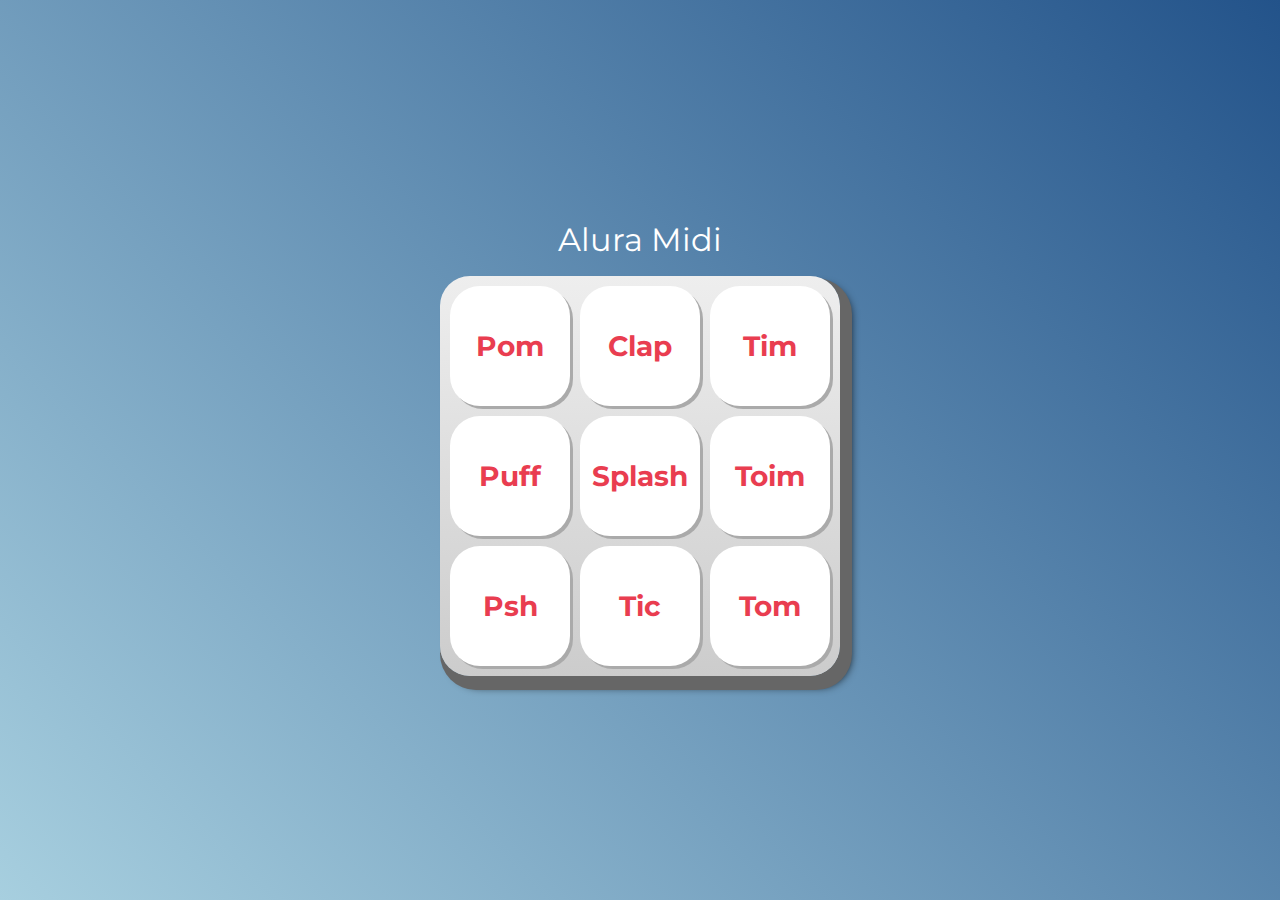
<file: AluraMidi/index.html>
<!DOCTYPE html>
<html lang="pt-BR">
<head>
    <meta charset="UTF-8">
    <meta http-equiv="X-UA-Compatible" content="IE=edge">
    <meta name="viewport" content="width=device-width, initial-scale=1.0">

    <title>Alura MIDI</title>

    <link rel="preconnect" href="https://fonts.googleapis.com">
    <link rel="preconnect" href="https://fonts.gstatic.com" crossorigin>
    <link href="https://fonts.googleapis.com/css2?family=Montserrat:wght@500;600&display=swap" rel="stylesheet">

    <link rel="icon" type="image/png" href="images/bateria.png">
    <link rel="stylesheet" href="css/reset.css">
    <link rel="stylesheet" href="css/estilos.css">



</head>
<body>

    <h1>Alura Midi</h1>

    <section class="teclado">
        <button class="tecla tecla_pom">Pom</button>
        <button class="tecla tecla_clap">Clap</button>
        <button class="tecla tecla_tim">Tim</button>

        <button class="tecla tecla_puff">Puff</button>
        <button class="tecla tecla_splash">Splash</button>
        <button class="tecla tecla_toim">Toim</button>

        <button class="tecla tecla_psh">Psh</button>
        <button class="tecla tecla_tic">Tic</button>
        <button class="tecla tecla_tom">Tom</button>
    </section>

    <audio src="sounds/keyq.wav" id="som_tecla_pom"></audio>
    <audio src="sounds/keyw.wav" id="som_tecla_clap"></audio>
    <audio src="sounds/keye.wav" id="som_tecla_tim"></audio>
    <audio src="sounds/keya.wav" id="som_tecla_puff"></audio>
    <audio src="sounds/keys.wav" id="som_tecla_splash"></audio>
    <audio src="sounds/keyd.wav" id="som_tecla_toim"></audio>
    <audio src="sounds/keyz.wav" id="som_tecla_psh"></audio>
    <audio src="sounds/keyx.wav" id="som_tecla_tic"></audio>
    <audio src="sounds/keyc.wav" id="som_tecla_tom"></audio>


    <script src="main.js"></script>
</body>
</html>
</file>
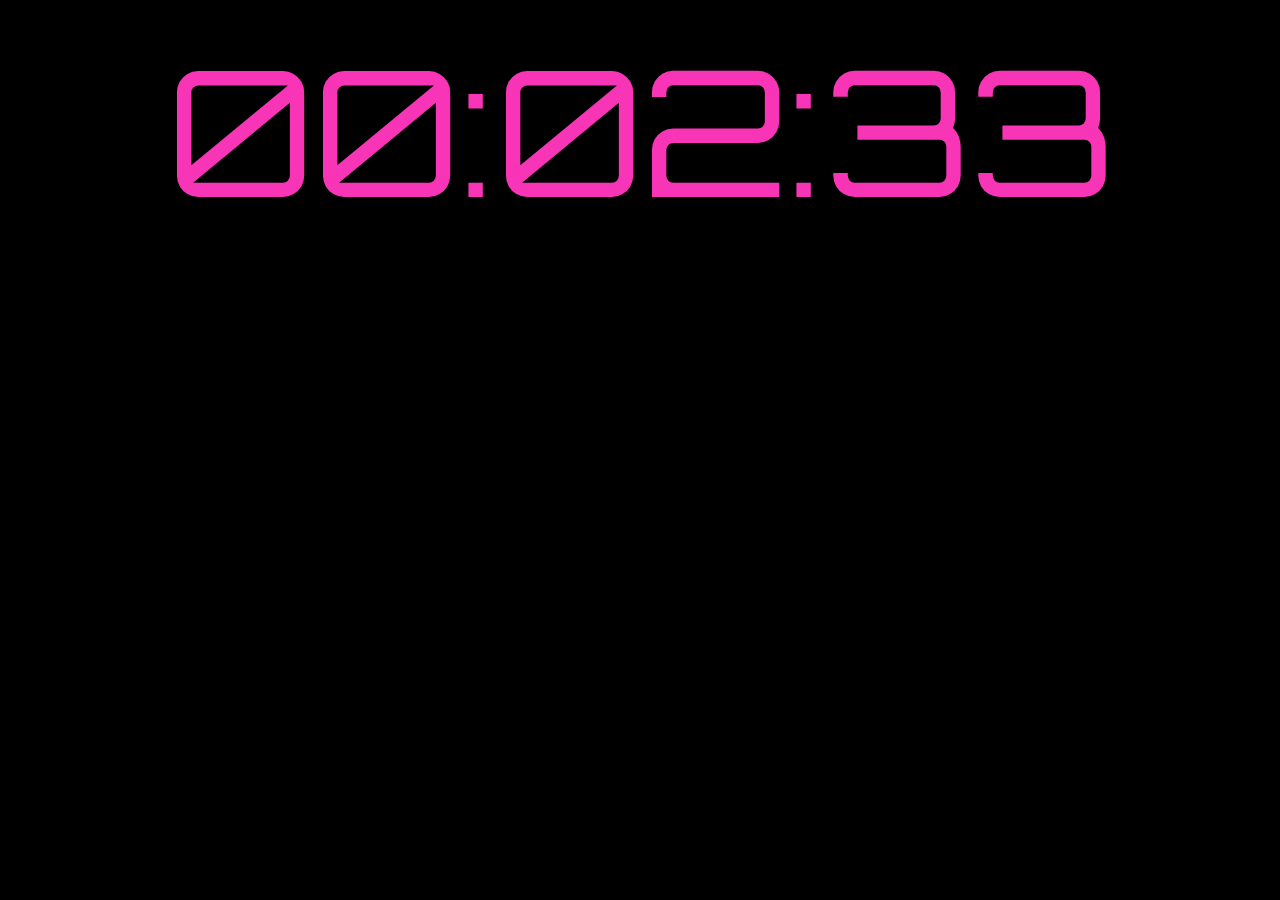
<file: RelogioDigital/index.html>
<!DOCTYPE html>
<html lang="en">
<head>
    <meta charset="UTF-8">
    <meta name="viewport" content=
      "width=device-width, initial-scale=1.0">
    <title>Relógio Digital</title>
    <link rel="stylesheet" href="style.css">
    <link rel="preconnect" href="https://fonts.googleapis.com">
    <link rel="preconnect" href="https://fonts.gstatic.com" crossorigin>
    <link href="https://fonts.googleapis.com/css2?family=Orbitron:wght@500&display=swap" rel="stylesheet">
</head>
<body>
    <div id="clock">00:00:00</div>
  
    <script src="clock.js"></script>
</body>
</html>
</file>
<file: AluraMidi/css/estilos.css>
:root {
  --cinza: #aaa;
  --vermelha: #e93d50;
  --vermelha-escura: #af303f;
  --branca: #fff;
  --luz: rgb(229, 255, 0);
}

body {
  align-items: center;
  background: linear-gradient(45deg, #a7cfdf 0%,#23538a 100%);
  display: flex;
  justify-content: center;
  flex-direction: column;
  font-family: 'Montserrat', sans-serif;
  min-height: 100vh;
}

h1 {
  color: var(--branca);
  margin-bottom: 20px;
  font-size: 2rem;
}

.teclado {
  background: linear-gradient(to bottom, #eeeeee 0%,#cccccc 100%);
  box-shadow: 6px 8px 0 6px #666, 10px 10px 10px #000;
  border-radius: 30px;
  display: grid;
  gap: 10px;
  grid-template-columns: repeat(3, 1fr);
  padding: 10px;
}

.tecla {
  background-color: var(--branca);
  border-radius: 30px;
  box-shadow: 3px 3px 0 var(--cinza);
  color: var(--vermelha);
  cursor: pointer;
  height: 120px;
  font-size: 1.75em;
  font-weight: bold;
  line-height: 120px;
  text-align: center;
  width: 120px;
}

.tecla.ativa,
.tecla:active {
  background-color: var(--vermelha);
  border: 4px solid  var(--vermelha);
  box-shadow: 3px 3px 0 var(--vermelha-escura) inset;
  color: var(--branca);
  outline: none;
}

.tecla.focus,
.tecla:focus {
  outline: none;
  box-shadow: 1px 1px 10px var(--luz);
}

.tecla.active:focus,
.tecla:active:focus {
  box-shadow: 3px 3px 0 var(--vermelha-escura) inset, 1px 1px 10px var(--luz);
}
</file>
<file: RelogioDigital/style.css>
body{
  background-color: black;
  font-family: 'Orbitron', sans-serif;
}

#clock {
    font-size: 175px;
    color: rgb(247, 53, 182);    
    text-align: center;    
    margin: 20px 20px 20px 20px;
  }
</file>
